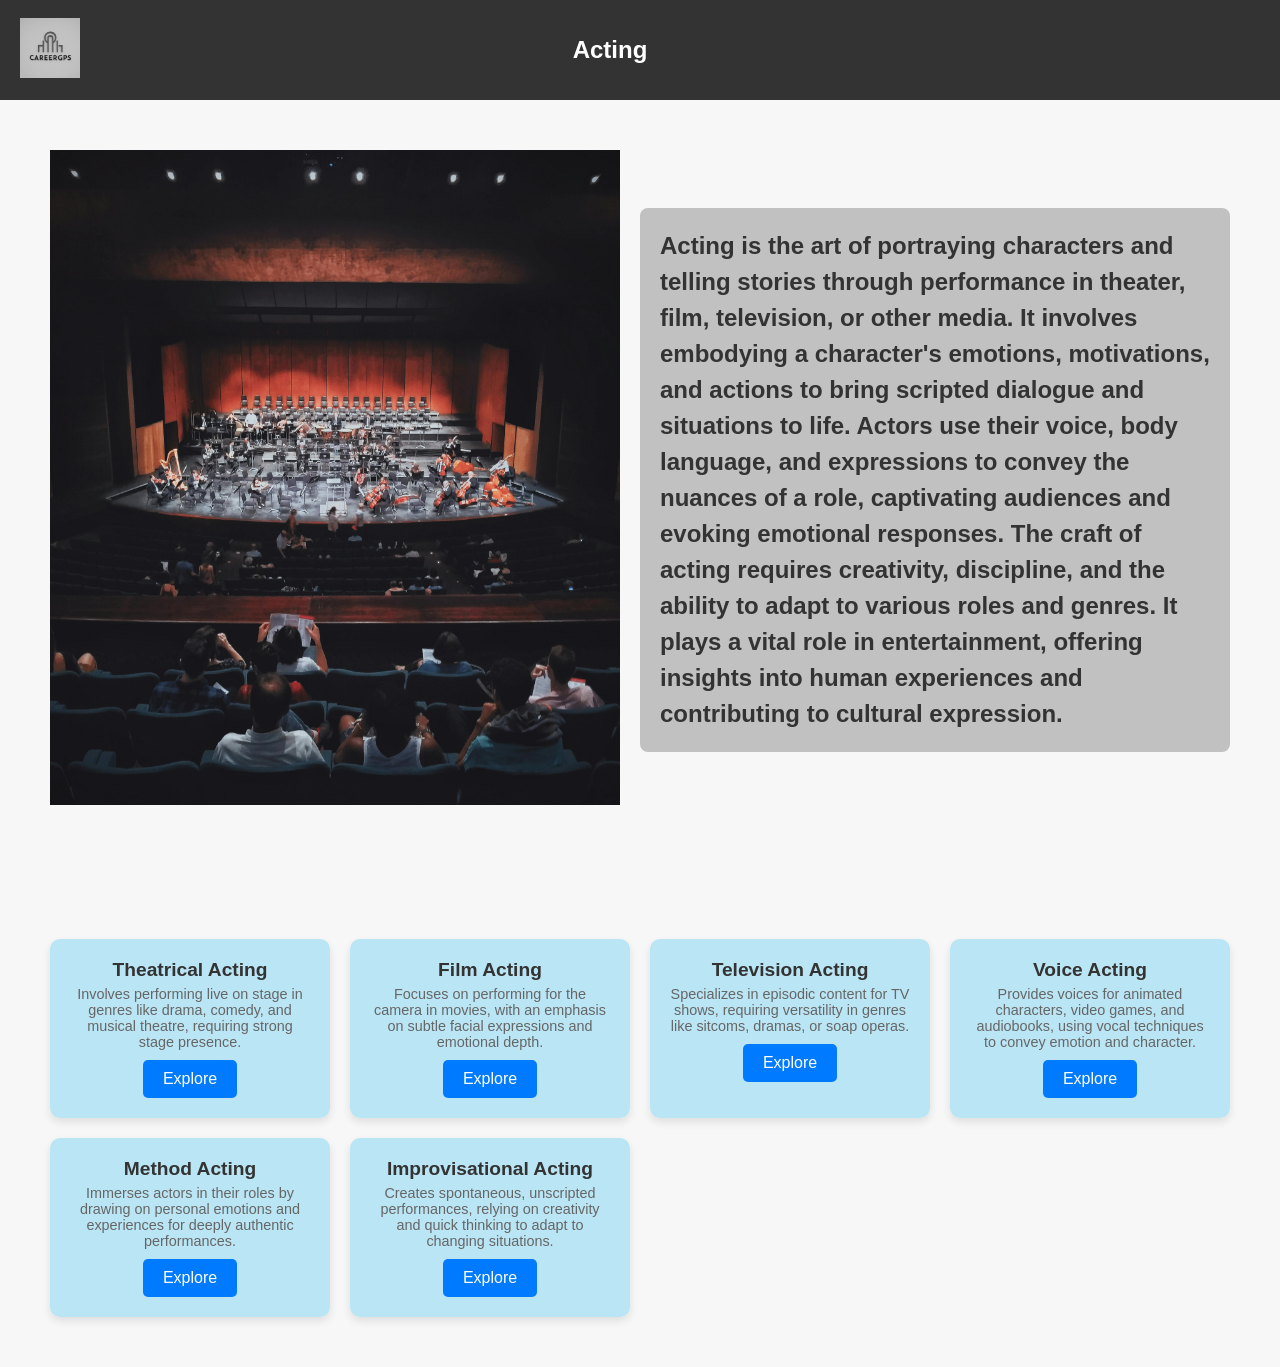
<file: Act-h.html>
<!DOCTYPE html>
<html lang="en">
<head>
  <meta charset="UTF-8">
  <meta name="viewport" content="width=device-width, initial-scale=1.0">
  <title>Acting Home page</title>
  <link rel="stylesheet" href="Eng-h.css">
</head>
<body>
  <header>
    <div class="logo-container">
      <a href="home.html">
      <img src="logo.jpeg" alt="Framer Logo" class="logo">
    </a>
    </div>
    <h1>Acting</h1>
    <div class="spacer"></div>
  </header>

  <main>
    <section class="intro">
      <div class="intro-content">
        <div class="intro-image">
          <img src="acting.jpg" alt="Introduction Image">
        </div>
        <div class="intro-text">
          <p>Acting is the art of portraying characters and telling stories through performance in theater, film, television, or other media. It involves embodying a character's emotions, motivations, and actions to bring scripted dialogue and situations to life. Actors use their voice, body language, and expressions to convey the nuances of a role, captivating audiences and evoking emotional responses. The craft of acting requires creativity, discipline, and the ability to adapt to various roles and genres. It plays a vital role in entertainment, offering insights into human experiences and contributing to cultural expression.</p>
        </div>
      </div>
    </section>

    <section class="testimonials">
      <div class="testimonial-card">
        <h3>Theatrical Acting</h3>
        <p></p>
        <p>Involves performing live on stage in genres like drama, comedy, and musical theatre, requiring strong stage presence.</p>
        <a href="engineering.html" class="explore-button">Explore</a>
      </div>
      <div class="testimonial-card">
        <h3>Film Acting</h3>
        <p></p>
        <p>Focuses on performing for the camera in movies, with an emphasis on subtle facial expressions and emotional depth.</p>
        <a href="engineering.html" class="explore-button">Explore</a>
      </div>
      <div class="testimonial-card">
        <h3>Television Acting</h3>
        <p></p>
        <p>Specializes in episodic content for TV shows, requiring versatility in genres like sitcoms, dramas, or soap operas.</p>
        <a href="engineering.html" class="explore-button">Explore</a>
      </div>
      <div class="testimonial-card">
        <h3>Voice Acting</h3>
        <p></p>
        <p>Provides voices for animated characters, video games, and audiobooks, using vocal techniques to convey emotion and character.</p>
        <a href="engineering.html" class="explore-button">Explore</a>
      </div>
      <div class="testimonial-card">
        <h3>Method Acting</h3>
        <p></p>
        <p> Immerses actors in their roles by drawing on personal emotions and experiences for deeply authentic performances.</p>
        <a href="engineering.html" class="explore-button">Explore</a>
      </div>
      <div class="testimonial-card">
        <h3>Improvisational Acting</h3>
        <p></p>
        <p>Creates spontaneous, unscripted performances, relying on creativity and quick thinking to adapt to changing situations.</p>
        <a href="engineering.html" class="explore-button">Explore</a>
      </div>
    </section>
  </main>
</body>
</html>
</file>
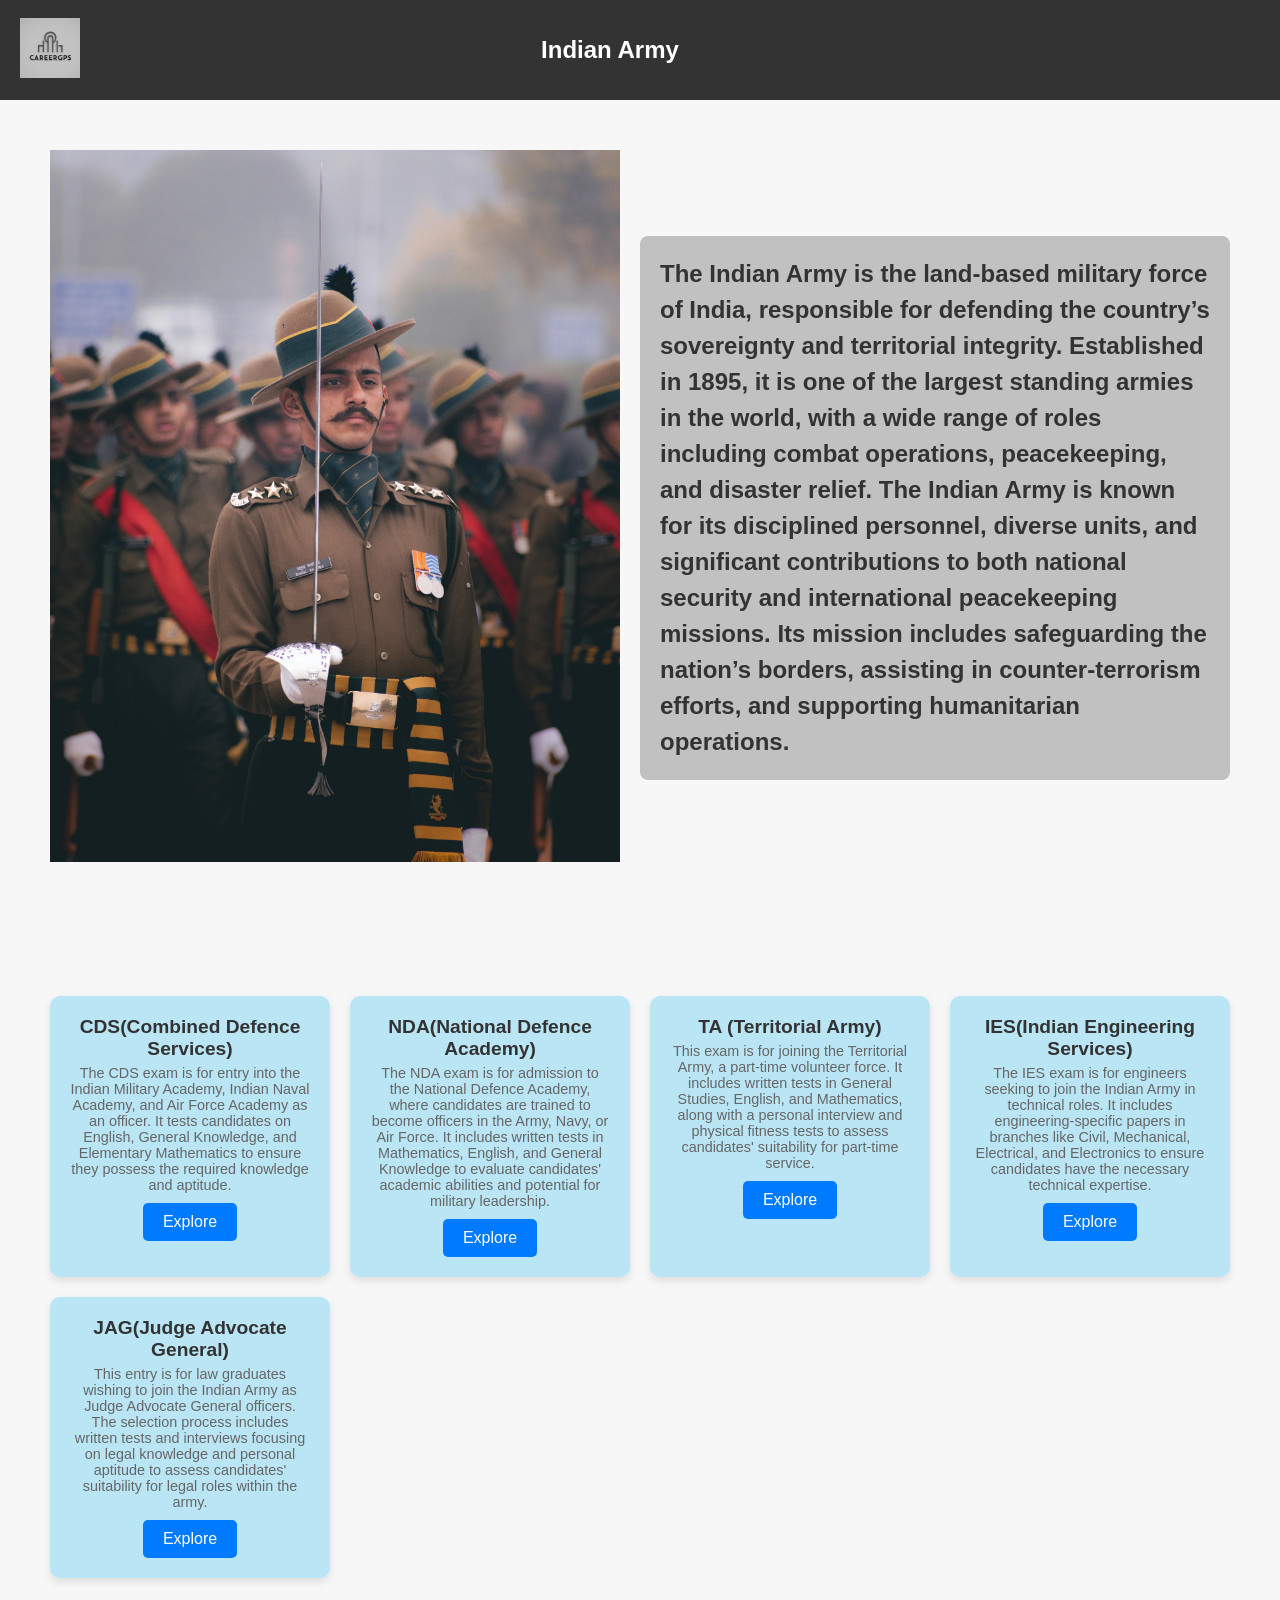
<file: Army-h.html>
<!DOCTYPE html>
<html lang="en">
<head>
  <meta charset="UTF-8">
  <meta name="viewport" content="width=device-width, initial-scale=1.0">
  <title>Army Home Page</title>
  <link rel="stylesheet" href="Eng-h.css">
</head>
<body>
  <header>
    <div class="logo-container">
      <a href="home.html">
      <img src="logo.jpeg" alt="Framer Logo" class="logo">
    </a>
    </div>
    <h1>Indian Army</h1>
    <div class="spacer"></div>
  </header>

  <main>
    <section class="intro">
      <div class="intro-content">
        <div class="intro-image">
          <img src="army.jpg" alt="Introduction Image">
        </div>
        <div class="intro-text">
          <p>The Indian Army is the land-based military force of India, responsible for defending the country’s sovereignty and territorial integrity. Established in 1895, it is one of the largest standing armies in the world, with a wide range of roles including combat operations, peacekeeping, and disaster relief. The Indian Army is known for its disciplined personnel, diverse units, and significant contributions to both national security and international peacekeeping missions. Its mission includes safeguarding the nation’s borders, assisting in counter-terrorism efforts, and supporting humanitarian operations.          </p>
        </div>
      </div>
    </section>

    <section class="testimonials">
      <div class="testimonial-card">
        <h3>CDS(Combined Defence Services)</h3>
        <p></p>
        <p>The CDS exam is for entry into the Indian Military Academy, Indian Naval Academy, and Air Force Academy as an officer. It tests candidates on English, General Knowledge, and Elementary Mathematics to ensure they possess the required knowledge and aptitude. </p>
        <a href="engineering.html" class="explore-button">Explore</a>
      </div>
      <div class="testimonial-card">
        <h3>NDA(National Defence Academy)</h3>
        <p></p>
        <p>The NDA exam is for admission to the National Defence Academy, where candidates are trained to become officers in the Army, Navy, or Air Force. It includes written tests in Mathematics, English, and General Knowledge to evaluate candidates' academic abilities and potential for military leadership. </p>
        <a href="engineering.html" class="explore-button">Explore</a>
      </div>
      <div class="testimonial-card">
        <h3>TA (Territorial Army)</h3>
        <p></p>
        <p>This exam is for joining the Territorial Army, a part-time volunteer force. It includes written tests in General Studies, English, and Mathematics, along with a personal interview and physical fitness tests to assess candidates' suitability for part-time service.</p>
        <a href="engineering.html" class="explore-button">Explore</a>
      </div>
      <div class="testimonial-card">
        <h3>IES(Indian Engineering Services)</h3>
        <p></p>
        <p>The IES exam is for engineers seeking to join the Indian Army in technical roles. It includes engineering-specific papers in branches like Civil, Mechanical, Electrical, and Electronics to ensure candidates have the necessary technical expertise. </p>
        <a href="engineering.html" class="explore-button">Explore</a>
      </div>
      <div class="testimonial-card">
        <h3>JAG(Judge Advocate General)</h3>
        <p></p>
        <p>This entry is for law graduates wishing to join the Indian Army as Judge Advocate General officers. The selection process includes written tests and interviews focusing on legal knowledge and personal aptitude to assess candidates' suitability for legal roles within the army. </p>
        <a href="engineering.html" class="explore-button">Explore</a>
      </div>
      <!-- Repeat testimonial-card divs as needed -->
    </section>
  </main>
</body>
</html>
</file>
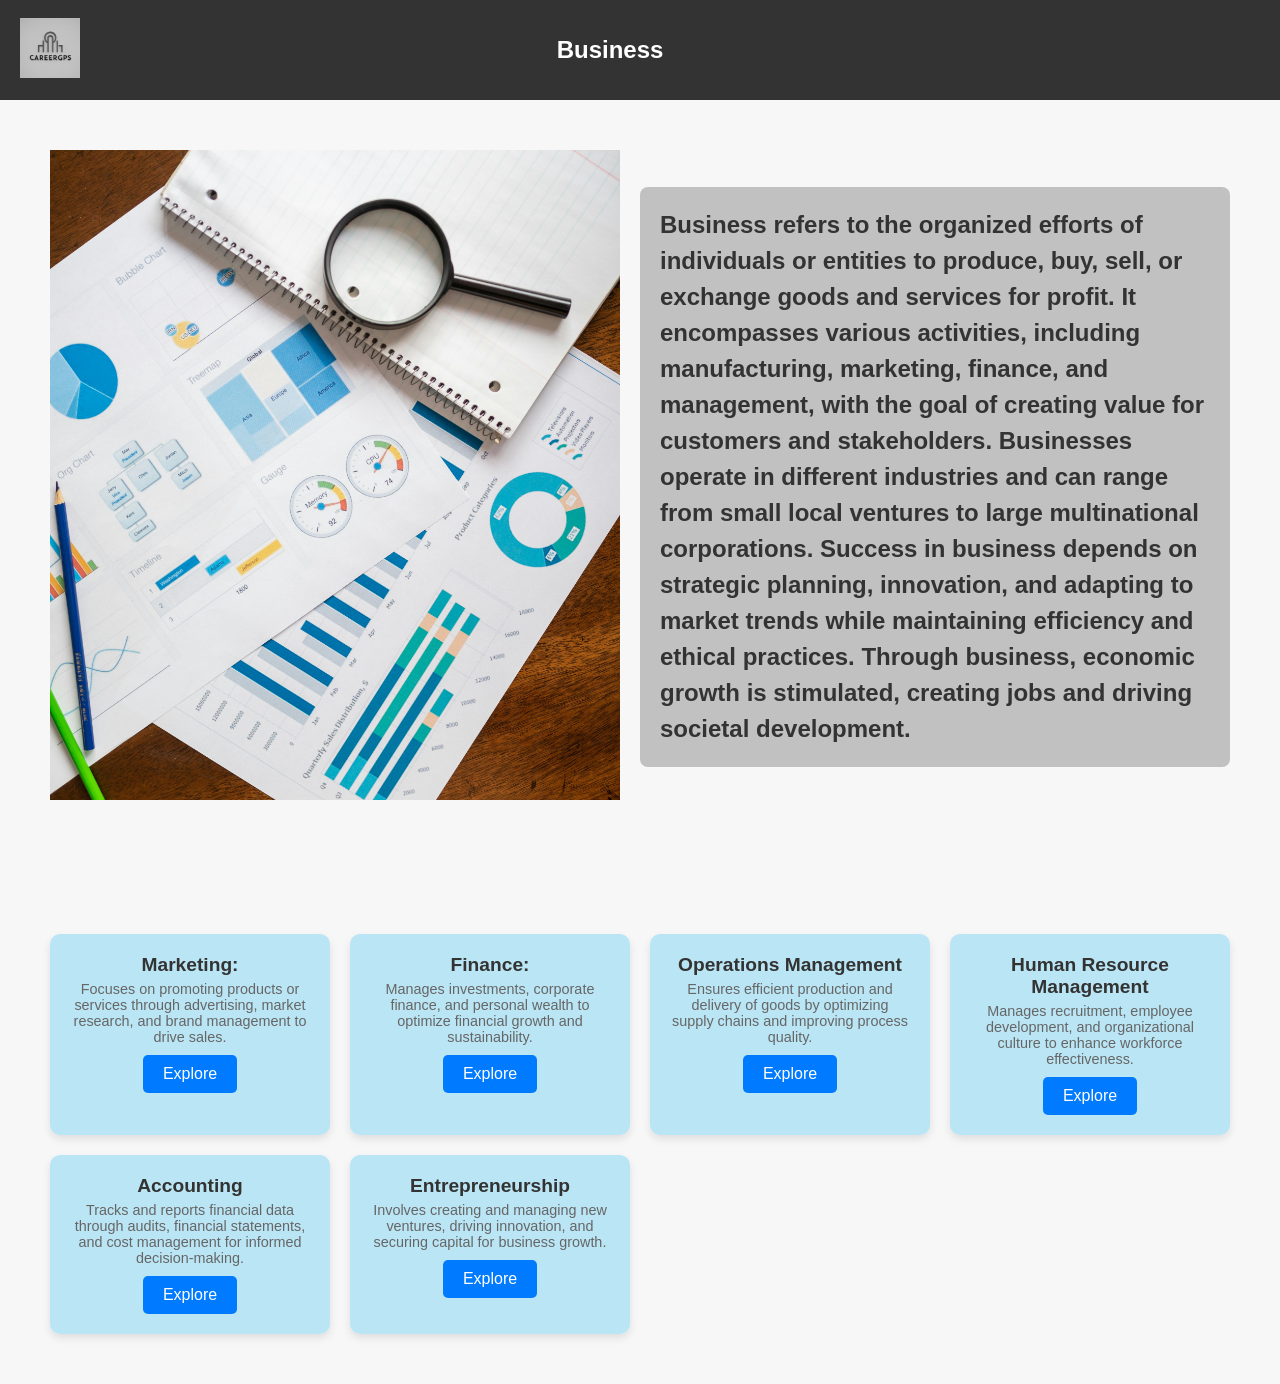
<file: Bus-h.html>
<!DOCTYPE html>
<html lang="en">
<head>
  <meta charset="UTF-8">
  <meta name="viewport" content="width=device-width, initial-scale=1.0">
  <title>Business Home Page</title>
  <link rel="stylesheet" href="Eng-h.css">
</head>
<body>
  <header>
    <div class="logo-container">
      <a href="home.html">
      <img src="logo.jpeg" alt="Framer Logo" class="logo">
      </a>
    </div>
    <h1>Business</h1>
    <div class="spacer"></div>
  </header>

  <main>
    <section class="intro">
      <div class="intro-content">
        <div class="intro-image">
          <img src="bus.jpg" alt="Introduction Image">
        </div>
        <div class="intro-text">
          <p>Business refers to the organized efforts of individuals or entities to produce, buy, sell, or exchange goods and services for profit. It encompasses various activities, including manufacturing, marketing, finance, and management, with the goal of creating value for customers and stakeholders. Businesses operate in different industries and can range from small local ventures to large multinational corporations. Success in business depends on strategic planning, innovation, and adapting to market trends while maintaining efficiency and ethical practices. Through business, economic growth is stimulated, creating jobs and driving societal development.</p>
        </div>
      </div>
    </section>

    <section class="testimonials">
      <div class="testimonial-card">
        <h3>Marketing:</h3>
        <p></p>
        <p>Focuses on promoting products or services through advertising, market research, and brand management to drive sales.</p>
        <a href="engineering.html" class="explore-button">Explore</a>
      </div>
      <div class="testimonial-card">
        <h3>Finance:</h3>
        <p></p>
        <p>Manages investments, corporate finance, and personal wealth to optimize financial growth and sustainability.</p>
        <a href="engineering.html" class="explore-button">Explore</a>
      </div>
      <div class="testimonial-card">
        <h3>Operations Management</h3>
        <p></p>
        <p>Ensures efficient production and delivery of goods by optimizing supply chains and improving process quality.</p>
        <a href="engineering.html" class="explore-button">Explore</a>
      </div>
      <div class="testimonial-card">
        <h3>Human Resource Management</h3>
        <p></p>
        <p>Manages recruitment, employee development, and organizational culture to enhance workforce effectiveness.</p>
        <a href="engineering.html" class="explore-button">Explore</a>
      </div>
      <div class="testimonial-card">
        <h3>Accounting</h3>
        <p></p>
        <p>Tracks and reports financial data through audits, financial statements, and cost management for informed decision-making. </p>
        <a href="engineering.html" class="explore-button">Explore</a>
      </div>
      <div class="testimonial-card">
        <h3>Entrepreneurship</h3>
        <p></p>
        <p>Involves creating and managing new ventures, driving innovation, and securing capital for business growth.</p>
        <a href="engineering.html" class="explore-button">Explore</a>
      </div>
      <!-- Repeat testimonial-card divs as needed -->
    </section>
  </main>
</body>
</html>
</file>
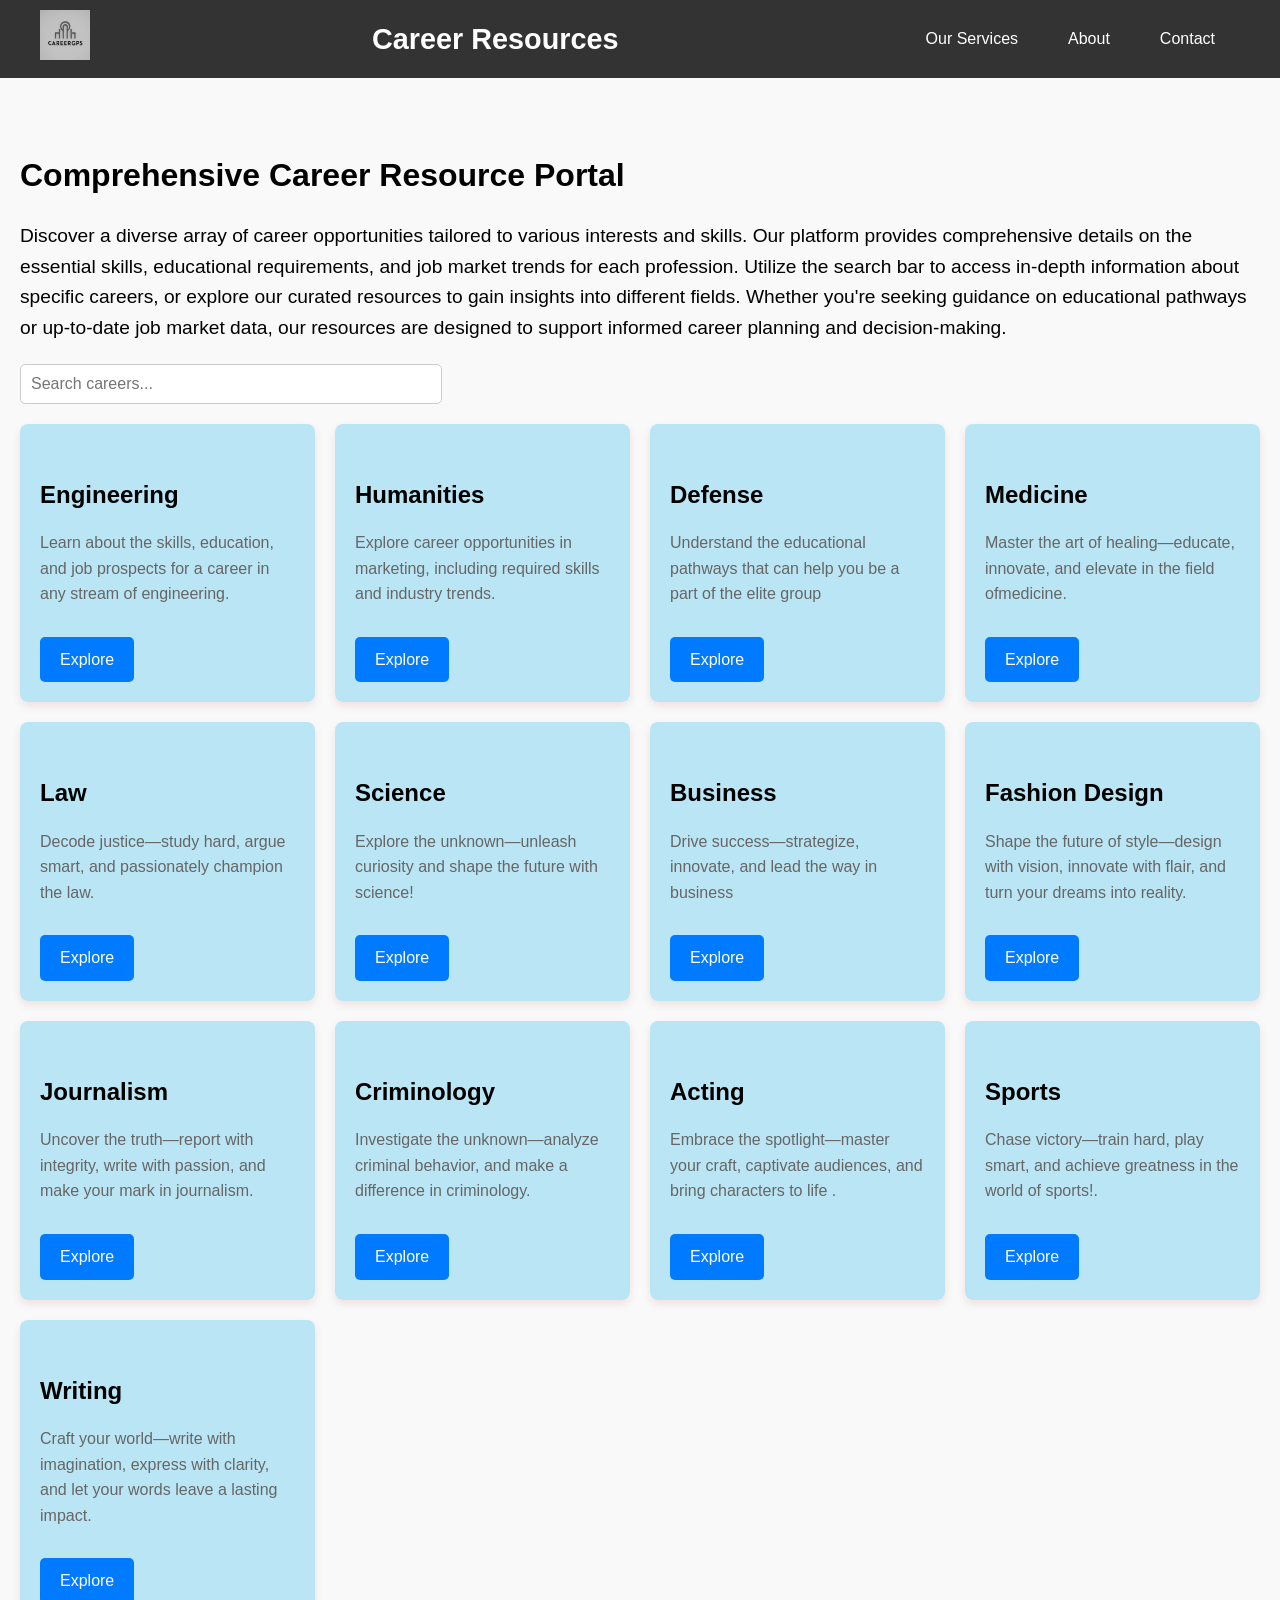
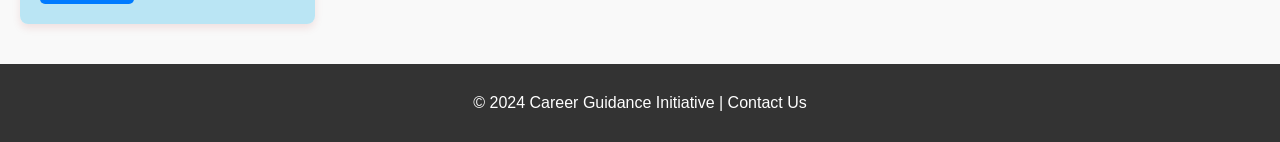
<file: career-resources.html>
<!DOCTYPE html>
<html lang="en">
<head>
    <meta charset="UTF-8">
    <meta name="viewport" content="width=device-width, initial-scale=1.0">
    <title>Comprehensive Career Resource Portal</title>
    <link rel="stylesheet" href="career-resources.css">
</head>
<body>
    <header>
        <div class="header-container">
            <a href="home.html">
                <img src="logo.jpeg" alt="Career Resources Logo" class="logo">
              </a>
            
            <h1 class="header-title">Career Resources</h1>
            <nav>
                <ul class="nav-menu">
                    <li class="dropdown">
                        <a href="#features">Our Services</a>
                        <ul class="dropdown-menu">
                            <li><a href="career-resources.html">Career Resources</a></li>
                            <li><a href="career-mentorship.html">Career Counselling Programme</a></li>
                            <li><a href="#feature3">Scholarships</a></li>
                            <li><a href="#feature4">Alumni Connect</a></li>
                            <li><a href="#feature5">Faculty Connect</a></li>
                            <li><a href="#feature6">Current Student Connect</a></li>
                        </ul>
                    </li>
                    <li><a href="#about">About</a></li>
                    <li class="dropdown">
                        <a href="#contact">Contact</a>
                        <ul class="dropdown-menu">
                            <li><a href="#linkedin"><img src="lin.png" alt="LinkedIn" class="dropdown-icon"> LinkedIn</a></li>
                            <li><a href="#facebook"><img src="fb.png" alt="Facebook" class="dropdown-icon"> Facebook</a></li>
                            <li><a href="#twitter"><img src="twitter.png" alt="Twitter" class="dropdown-icon"> Twitter</a></li>
                            <li><a href="#instagram"><img src="insta.png" alt="Instagram" class="dropdown-icon"> Instagram</a></li>
                        </ul>
                    </li>
                </ul>
            </nav>
        </div>
    </header>

    <main>
        <section id="resources" class="resources-section">
            <h3>Comprehensive Career Resource Portal</h3>
            <p>Discover a diverse array of career opportunities tailored to various interests and skills. Our platform provides comprehensive details on the essential skills, educational requirements, and job market trends for each profession. Utilize the search bar to access in-depth information about specific careers, or explore our curated resources to gain insights into different fields. Whether you're seeking guidance on educational pathways or up-to-date job market data, our resources are designed to support informed career planning and decision-making.</p>
            <input type="text" id="resourceSearchInput" placeholder="Search careers..." onkeyup="searchResources()">
            <div class="resource-grid">
                <div class="resource-card" data-title=" Engineering">
                    <h4>Engineering</h4>
                    <p>Learn about the skills, education, and job prospects for a career in any stream of engineering.</p>
                    <a href="Eng-h.html" class="explore-button">Explore</a>
                </div>
                <div class="resource-card" data-title="Humanities">
                    <h4>Humanities</h4>
                    <p>Explore career opportunities in marketing, including required skills and industry trends.</p>
                    <a href="Hum-h.html" class="explore-button">Explore</a>
                </div>
                <div class="resource-card" data-title="Army">
                    <h4>Defense</h4>
                    <p>Understand the educational pathways that can help you be a part of the elite group</p>
                    <a href="Army-h.html" class="explore-button">Explore</a>
                </div>
                <div class="resource-card" data-title="Medicine">
                    <h4>Medicine</h4>
                    <p>Master the art of healing—educate, innovate, and elevate in the field ofmedicine.</p>
<a href="Med-h.html" class="explore-button">Explore</a>
                </div>
                <div class="resource-card" data-title="Law">
                    <h4>Law</h4>
                    <p>Decode justice—study hard, argue smart, and passionately champion the law.</p>
<a href="Law-h.html" class="explore-button">Explore</a>
                </div>
                <div class="resource-card" data-title="Science">
                    <h4>Science</h4>
                    <p>Explore the unknown—unleash curiosity and shape the future with science!</p>
<a href="Sci-h.html" class="explore-button">Explore</a>
                </div>
                <div class="resource-card" data-title="Business">
                    <h4>Business</h4>
                    <p>Drive success—strategize, innovate, and lead the way in business</p>
                    <a href="Bus-h.html" class="explore-button">Explore</a>
                </div>
                <div class="resource-card" data-title="Fashion Design">
                    <h4>Fashion Design</h4>
                    <p>Shape the future of style—design with vision, innovate with flair, and turn your dreams into reality.</p>
                    <a href="Fas-h.html" class="explore-button">Explore</a>
                </div>
                <div class="resource-card" data-title="Journalism">
                    <h4>Journalism</h4>
                    <p>Uncover the truth—report with integrity, write with passion, and make your mark in journalism.</p>
<a href="jour-h.html" class="explore-button">Explore</a>
                </div>
                <div class="resource-card" data-title="Criminology">
                    <h4>Criminology</h4>
                    <p>Investigate the unknown—analyze criminal behavior, and make a difference in criminology.</p>
<a href="Crim-h.html" class="explore-button">Explore</a>
                </div>
                <div class="resource-card" data-title="Acting">
                    <h4>Acting</h4>
                    <p>Embrace the spotlight—master your craft, captivate audiences, and bring characters to life .</p>
<a href="Act-h.html" class="explore-button">Explore</a>
                </div>
                <div class="resource-card" data-title="Sports">
                    <h4>Sports</h4>
                    <p>Chase victory—train hard, play smart, and achieve greatness in the world of sports!.</p>
<a href="Spo-h.html" class="explore-button">Explore</a>
                </div>
                <div class="resource-card" data-title="Writing">
                    <h4>Writing</h4>
                    <p>Craft your world—write with imagination, express with clarity, and let your words leave a lasting impact.</p>
                    <a href="Wri-h.html" class="explore-button">Explore</a>
                </div>
                
            </div>
        </section>
    </main>

    <footer>
        <p>&copy; 2024 Career Guidance Initiative | <a href="#contact">Contact Us</a></p>
    </footer>

    <script src="career-resources.js"></script>
</body>
</html>
</file>
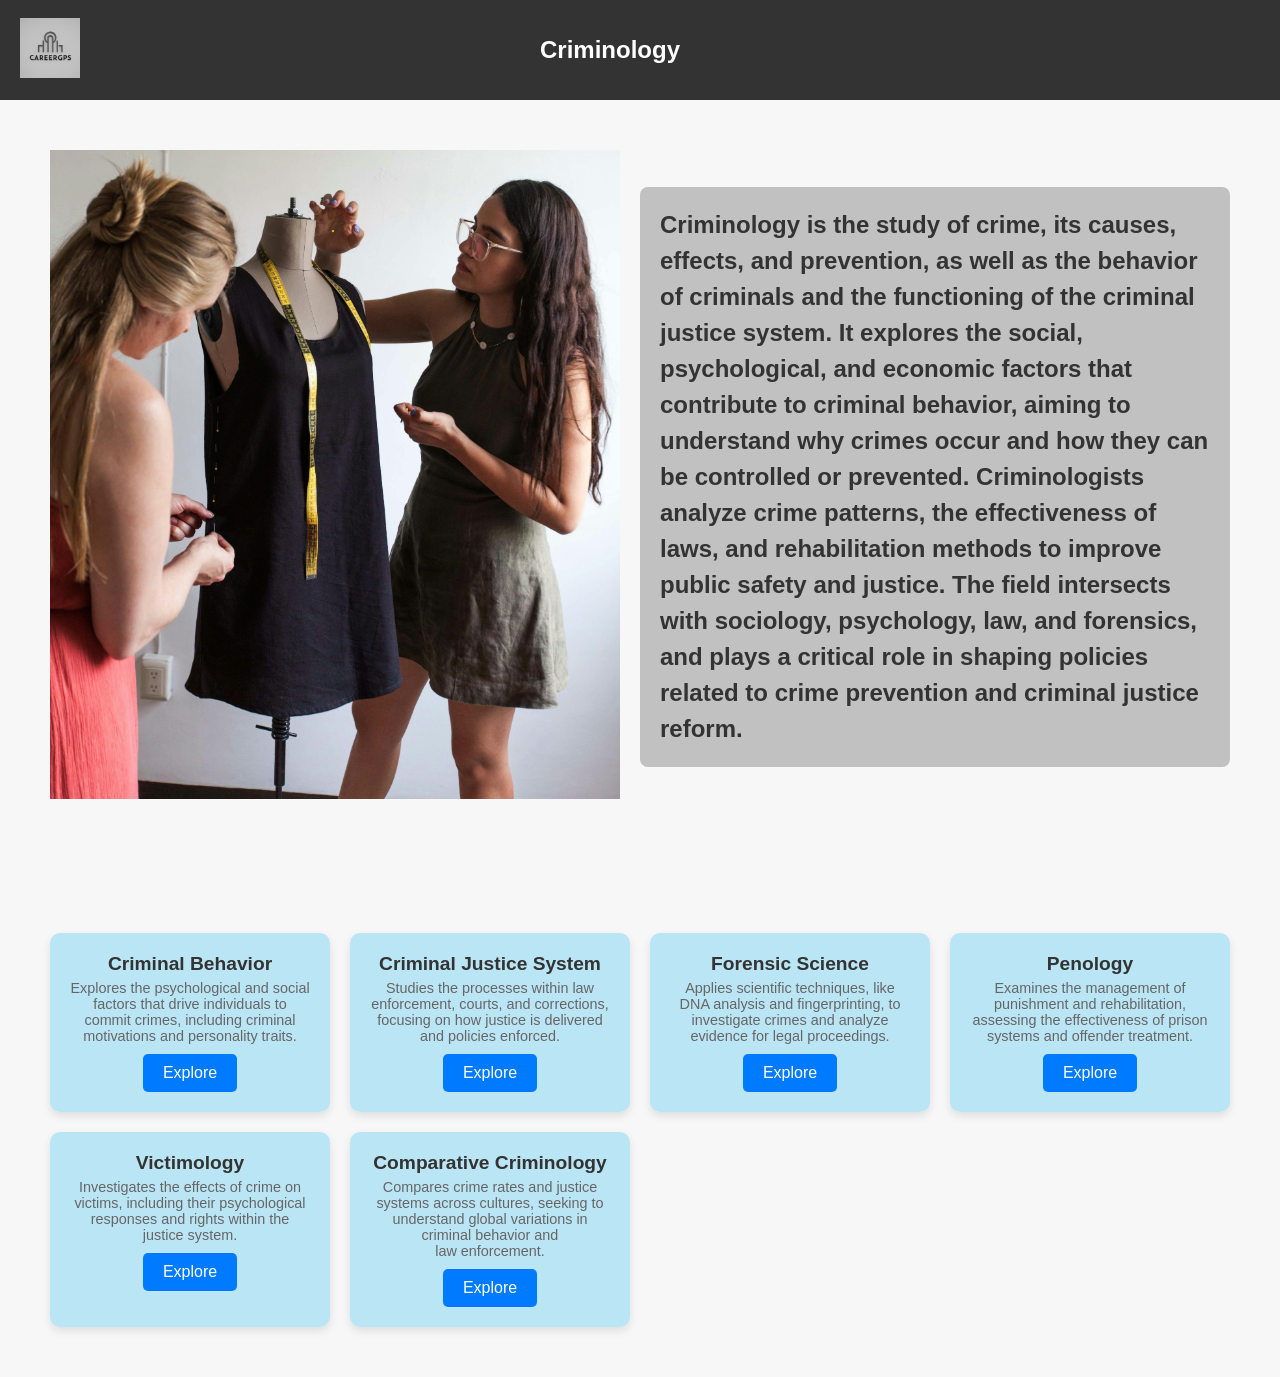
<file: Crim-h.html>
<!DOCTYPE html>
<html lang="en">
<head>
  <meta charset="UTF-8">
  <meta name="viewport" content="width=device-width, initial-scale=1.0">
  <title>Criminology Home Page</title>
  <link rel="stylesheet" href="Eng-h.css">
</head>
<body>
  <header>
    <div class="logo-container">
      <a href="home.html">
      <img src="logo.jpeg" alt="Framer Logo" class="logo">
      </a>
    </div>
    <h1>Criminology</h1>
    <div class="spacer"></div>
  </header>

  <main>
    <section class="intro">
      <div class="intro-content">
        <div class="intro-image">
          <img src="fas.jpg" alt="Introduction Image">
        </div>
        <div class="intro-text">
          <p>Criminology is the study of crime, its causes, effects, and prevention, as well as the behavior of criminals and the functioning of the criminal justice system. It explores the social, psychological, and economic factors that contribute to criminal behavior, aiming to understand why crimes occur and how they can be controlled or prevented. Criminologists analyze crime patterns, the effectiveness of laws, and rehabilitation methods to improve public safety and justice. The field intersects with sociology, psychology, law, and forensics, and plays a critical role in shaping policies related to crime prevention and criminal justice reform.</p>
        </div>
      </div>
    </section>

    <section class="testimonials">
      <div class="testimonial-card">
        <h3>Criminal Behavior</h3>
        <p></p>
        <p>Explores the psychological and social factors that drive individuals to commit crimes, including criminal motivations and personality traits.</p>
        <a href="engineering.html" class="explore-button">Explore</a>
      </div>
      <div class="testimonial-card">
        <h3>Criminal Justice System</h3>
        <p></p>
        <p>Studies the processes within law enforcement, courts, and corrections, focusing on how justice is delivered and policies enforced.</p>
        <a href="engineering.html" class="explore-button">Explore</a>
      </div>
      <div class="testimonial-card">
        <h3>Forensic Science</h3>
        <p></p>
        <p>Applies scientific techniques, like DNA analysis and fingerprinting, to investigate crimes and analyze evidence for legal proceedings.</p>
        <a href="engineering.html" class="explore-button">Explore</a>
      </div>
      <div class="testimonial-card">
        <h3>Penology</h3>
        <p></p>
        <p> Examines the management of punishment and rehabilitation, assessing the effectiveness of prison systems and offender treatment.</p>
        <a href="engineering.html" class="explore-button">Explore</a>
      </div>
      <div class="testimonial-card">
        <h3>Victimology</h3>
        <p></p>
        <p> Investigates the effects of crime on victims, including their psychological responses and rights within the justice system.</p>
        <a href="engineering.html" class="explore-button">Explore</a>
      </div>
      <div class="testimonial-card">
        <h3>Comparative Criminology</h3>
        <p></p>
        <p>Compares crime rates and justice systems across cultures, seeking to understand global variations in criminal behavior and law enforcement. </p>
        <a href="engineering.html" class="explore-button">Explore</a>
      </div>
    </section>
  </main>
</body>
</html>
</file>
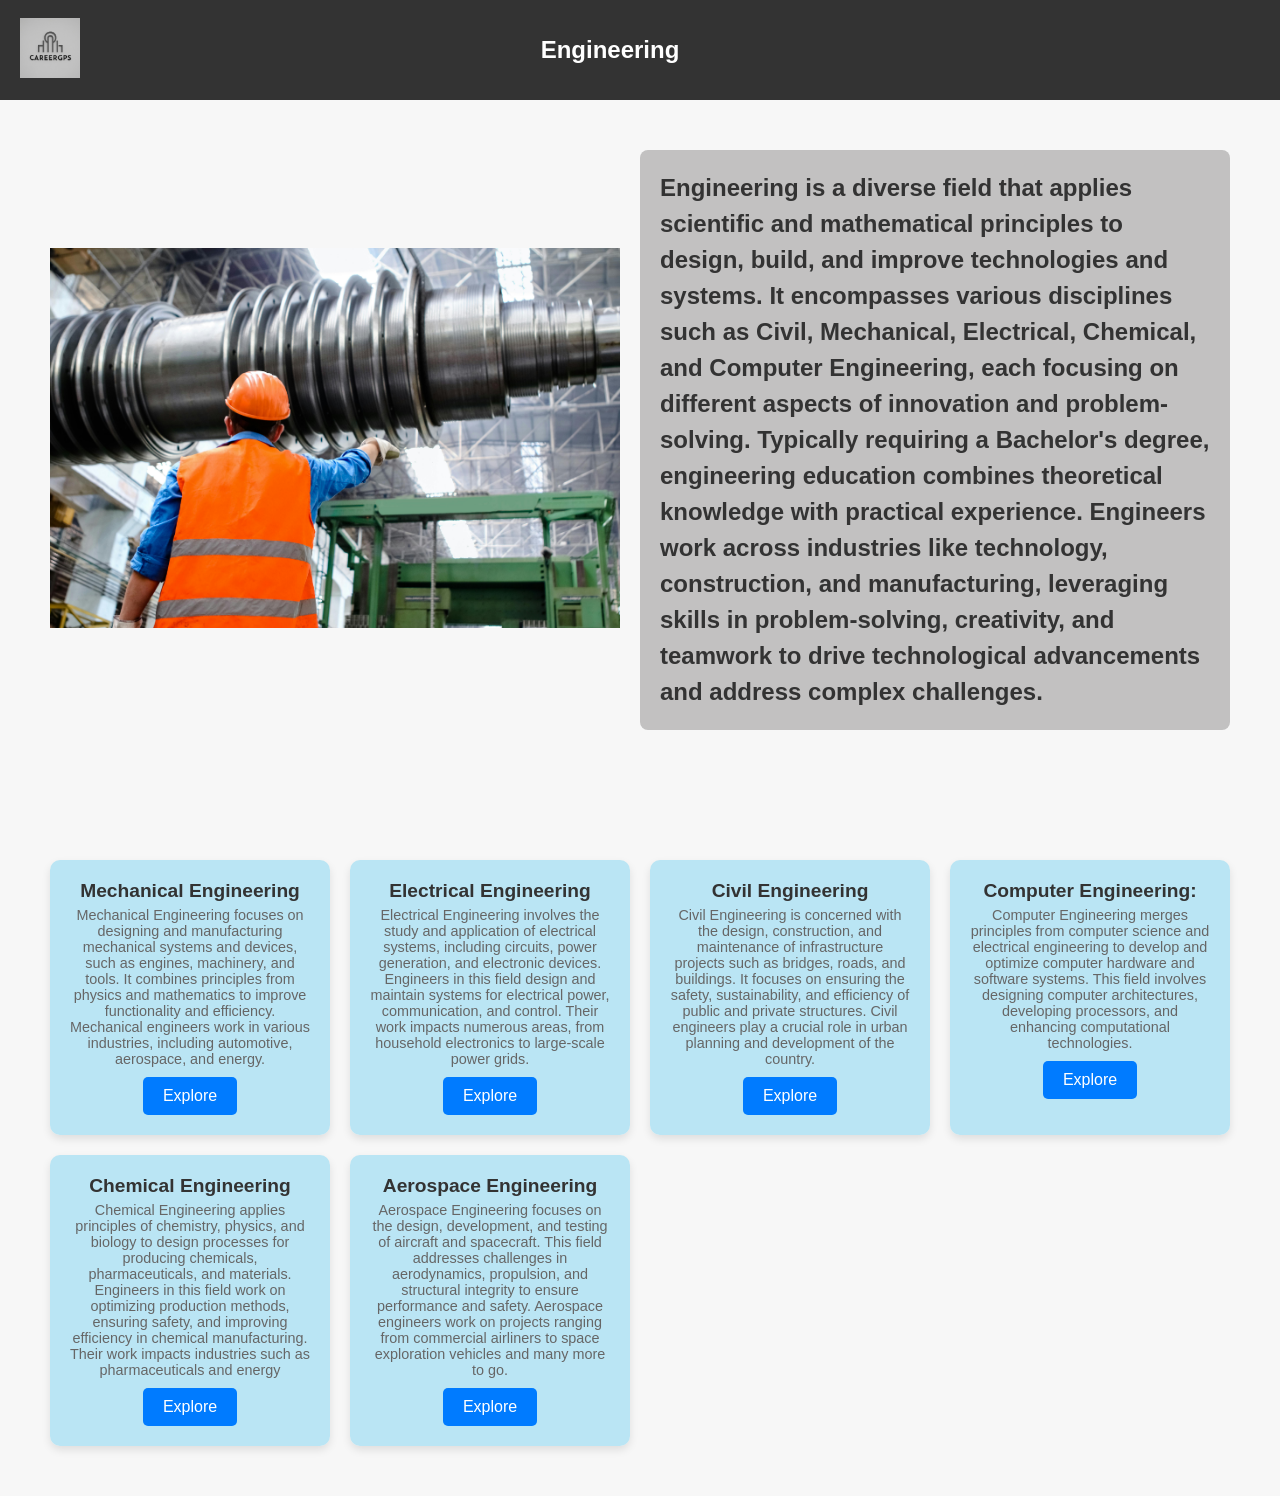
<file: Eng-h.html>
<!DOCTYPE html>
<html lang="en">
<head>
  <meta charset="UTF-8">
  <meta name="viewport" content="width=device-width, initial-scale=1.0">
  <title>Framer Testimonial Page</title>
  <link rel="stylesheet" href="Eng-h.css">
</head>
<body>
  <header>
    <div class="logo-container">
      <a href="home.html">
      <img src="logo.jpeg" alt="Framer Logo" class="logo">
      </a>
    </div>
    <h1>Engineering</h1>
    <div class="spacer"></div>
  </header>

  <main>
    <section class="intro">
      <div class="intro-content">
        <div class="intro-image">
          <img src="eng.jpg" alt="Introduction Image">
        </div>
        <div class="intro-text">
          <p>Engineering is a diverse field that applies scientific and mathematical principles to design, build, and improve technologies and systems. It encompasses various disciplines such as Civil, Mechanical, Electrical, Chemical, and Computer Engineering, each focusing on different aspects of innovation and problem-solving. Typically requiring a Bachelor's degree, engineering education combines theoretical knowledge with practical experience. Engineers work across industries like technology, construction, and manufacturing, leveraging skills in problem-solving, creativity, and teamwork to drive technological advancements and address complex challenges.</p>
        </div>
      </div>
    </section>

    <section class="testimonials">
      <div class="testimonial-card">
        <h3>Mechanical Engineering</h3>
        <p></p>
        <p>Mechanical Engineering focuses on designing and manufacturing mechanical systems and devices, such as engines, machinery, and tools. It combines principles from physics and mathematics to improve functionality and efficiency. Mechanical engineers work in various industries, including automotive, aerospace, and energy.</p>
        <a href="engineering.html" class="explore-button">Explore</a>
      </div>
      <div class="testimonial-card">
        <h3>Electrical Engineering</h3>
        <p></p>
        <p>Electrical Engineering involves the study and application of electrical systems, including circuits, power generation, and electronic devices. Engineers in this field design and maintain systems for electrical power, communication, and control. Their work impacts numerous areas, from household electronics to large-scale power grids.</p>
        <a href="engineering.html" class="explore-button">Explore</a>
      </div>
      <div class="testimonial-card">
        <h3>Civil Engineering</h3>
        <p></p>
        <p>Civil Engineering is concerned with the design, construction, and maintenance of infrastructure projects such as bridges, roads, and buildings. It focuses on ensuring the safety, sustainability, and efficiency of public and private structures. Civil engineers play a crucial role in urban planning and development of the country.</p>
        <a href="engineering.html" class="explore-button">Explore</a>
      </div>
      <div class="testimonial-card">
        <h3>Computer Engineering:</h3>
        <p></p>
        <p>Computer Engineering merges principles from computer science and electrical engineering to develop and optimize computer hardware and software systems. This field involves designing computer architectures, developing processors, and enhancing computational technologies. </p>
        <a href="engineering.html" class="explore-button">Explore</a>
      </div>
      <div class="testimonial-card">
        <h3>Chemical Engineering</h3>
        <p></p>
        <p>Chemical Engineering applies principles of chemistry, physics, and biology to design processes for producing chemicals, pharmaceuticals, and materials. Engineers in this field work on optimizing production methods, ensuring safety, and improving efficiency in chemical manufacturing. Their work impacts industries such as pharmaceuticals and energy</p>
        <a href="engineering.html" class="explore-button">Explore</a>
      </div>
      <div class="testimonial-card">
        <h3>Aerospace Engineering</h3>
        <p></p>
        <p>Aerospace Engineering focuses on the design, development, and testing of aircraft and spacecraft. This field addresses challenges in aerodynamics, propulsion, and structural integrity to ensure performance and safety. Aerospace engineers work on projects ranging from commercial airliners to space exploration vehicles and many more to go.</p>
        <a href="engineering.html" class="explore-button">Explore</a>
      </div>
      <!-- Repeat testimonial-card divs as needed -->
    </section>
  </main>
</body>
</html>
</file>
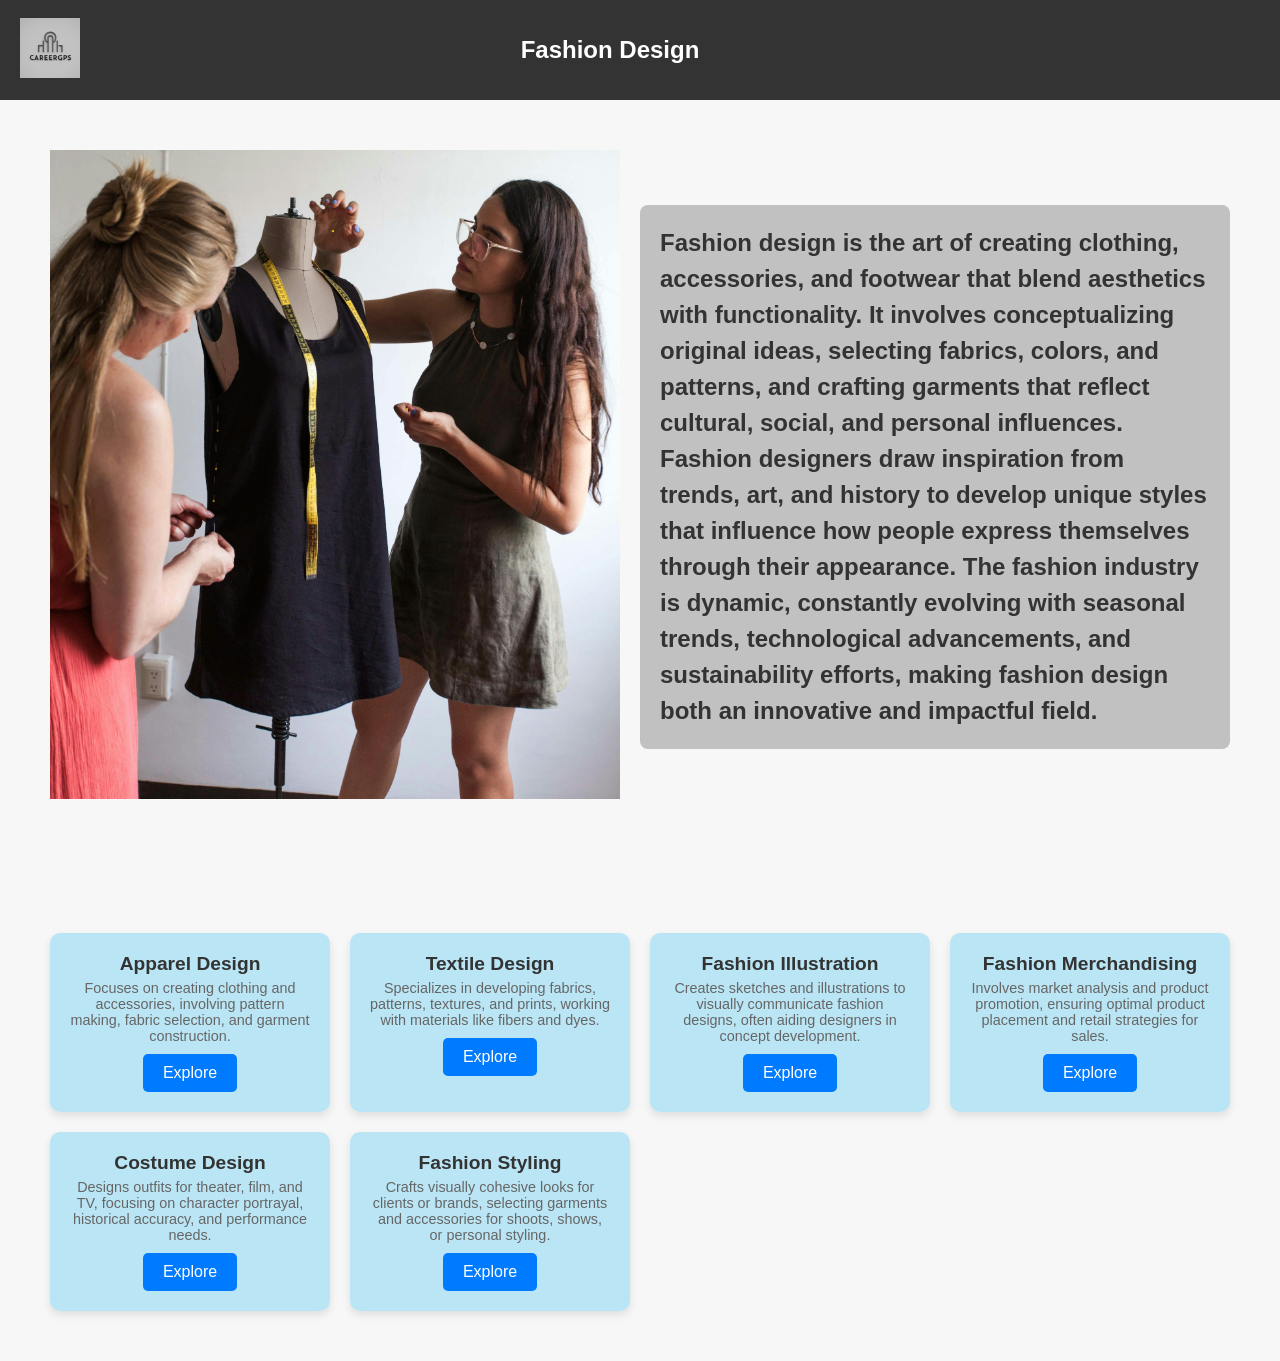
<file: Fas-h.html>
<!DOCTYPE html>
<html lang="en">
<head>
  <meta charset="UTF-8">
  <meta name="viewport" content="width=device-width, initial-scale=1.0">
  <title>Fashion Home Page</title>
  <link rel="stylesheet" href="Eng-h.css">
</head>
<body>
  <header>
    <div class="logo-container">
      <a href="home.html">
      <img src="logo.jpeg" alt="Framer Logo" class="logo">
      </a>
    </div>
    <h1>Fashion Design</h1>
    <div class="spacer"></div>
  </header>

  <main>
    <section class="intro">
      <div class="intro-content">
        <div class="intro-image">
          <img src="fas.jpg" alt="Introduction Image">
        </div>
        <div class="intro-text">
          <p>Fashion design is the art of creating clothing, accessories, and footwear that blend aesthetics with functionality. It involves conceptualizing original ideas, selecting fabrics, colors, and patterns, and crafting garments that reflect cultural, social, and personal influences. Fashion designers draw inspiration from trends, art, and history to develop unique styles that influence how people express themselves through their appearance. The fashion industry is dynamic, constantly evolving with seasonal trends, technological advancements, and sustainability efforts, making fashion design both an innovative and impactful field.</p>
        </div>
      </div>
    </section>

    <section class="testimonials">
      <div class="testimonial-card">
        <h3>Apparel Design</h3>
        <p></p>
        <p>Focuses on creating clothing and accessories, involving pattern making, fabric selection, and garment construction. </p>
        <a href="engineering.html" class="explore-button">Explore</a>
      </div>
      <div class="testimonial-card">
        <h3>Textile Design</h3>
        <p></p>
        <p> Specializes in developing fabrics, patterns, textures, and prints, working with materials like fibers and dyes.</p>
        <a href="engineering.html" class="explore-button">Explore</a>
      </div>
      <div class="testimonial-card">
        <h3>Fashion Illustration</h3>
        <p></p>
        <p>Creates sketches and illustrations to visually communicate fashion designs, often aiding designers in concept development.</p>
        <a href="engineering.html" class="explore-button">Explore</a>
      </div>
      <div class="testimonial-card">
        <h3>Fashion Merchandising</h3>
        <p></p>
        <p>Involves market analysis and product promotion, ensuring optimal product placement and retail strategies for sales. </p>
        <a href="engineering.html" class="explore-button">Explore</a>
      </div>
      <div class="testimonial-card">
        <h3>Costume Design</h3>
        <p></p>
        <p> Designs outfits for theater, film, and TV, focusing on character portrayal, historical accuracy, and performance needs. </p>
        <a href="engineering.html" class="explore-button">Explore</a>
      </div>
      <div class="testimonial-card">
        <h3>Fashion Styling</h3>
        <p></p>
        <p> Crafts visually cohesive looks for clients or brands, selecting garments and accessories for shoots, shows, or personal styling. </p>
        <a href="engineering.html" class="explore-button">Explore</a>
      </div>
    </section>
  </main>
</body>
</html>
</file>
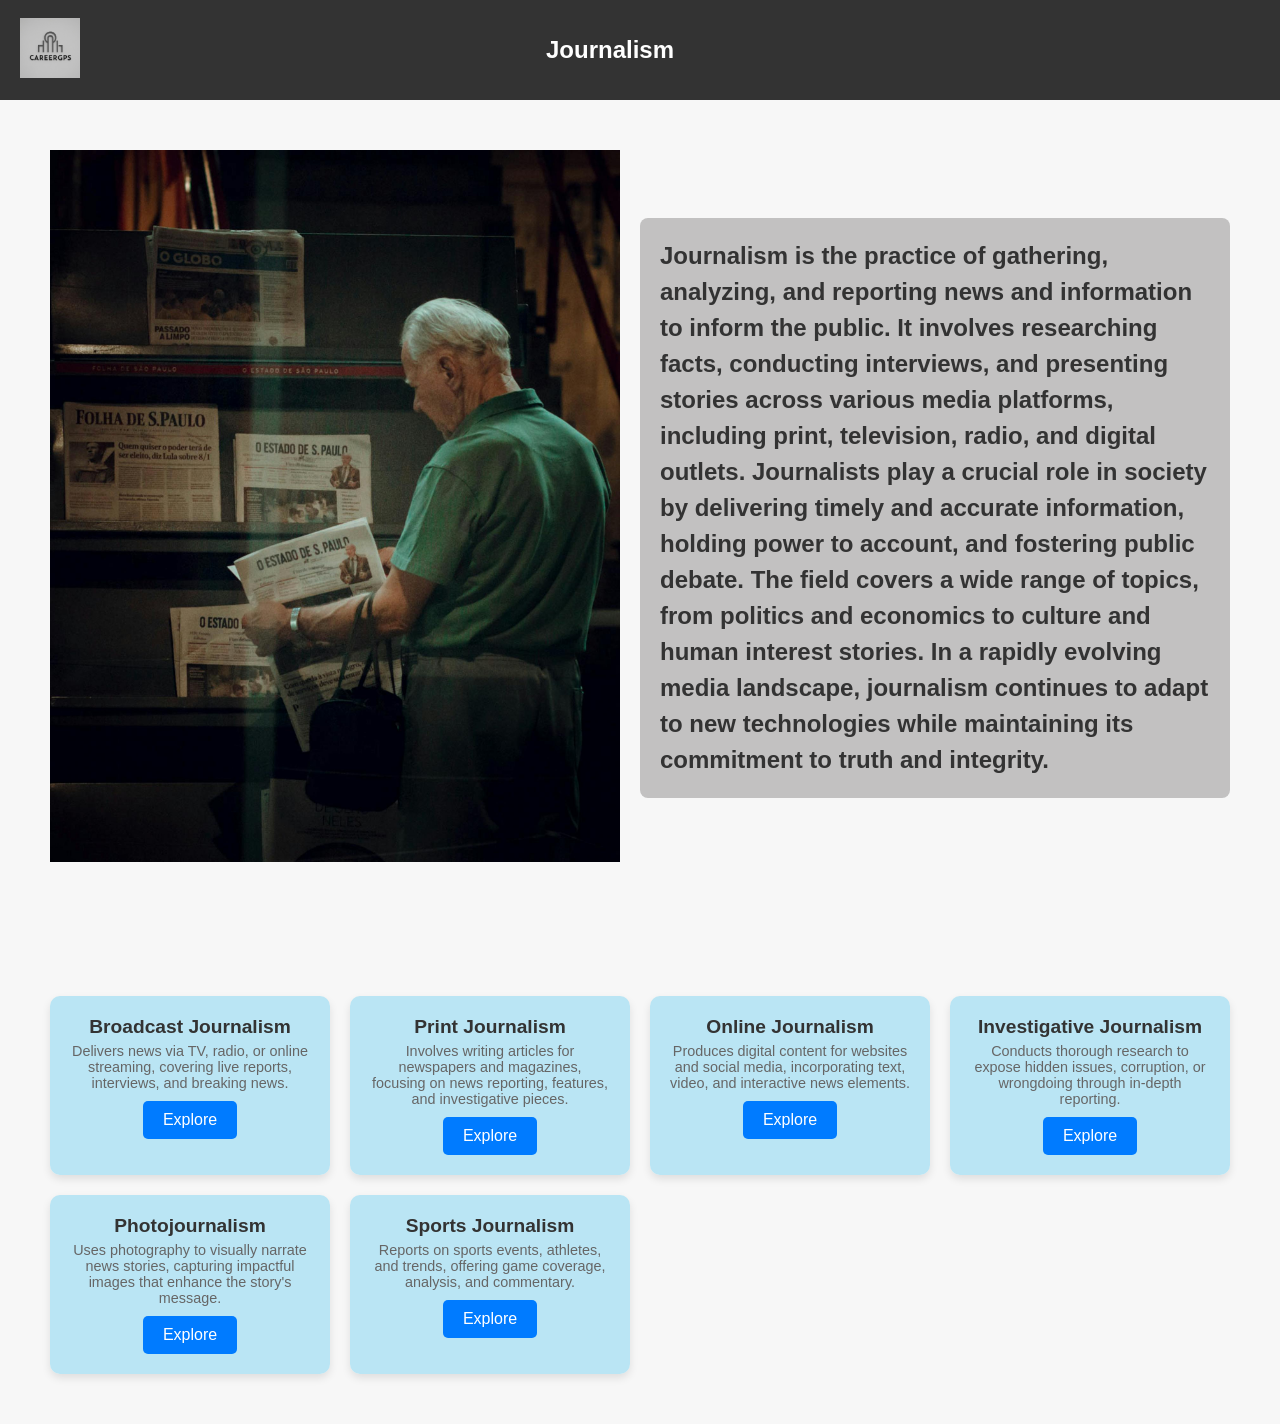
<file: jour-h.html>
<!DOCTYPE html>
<html lang="en">
<head>
  <meta charset="UTF-8">
  <meta name="viewport" content="width=device-width, initial-scale=1.0">
  <title>Journalism Home Page</title>
  <link rel="stylesheet" href="Eng-h.css">
</head>
<body>
  <header>
    <div class="logo-container">
      <a href="home.html">
      <img src="logo.jpeg" alt="Framer Logo" class="logo">
      </a>
    </div>
    <h1>Journalism</h1>
    <div class="spacer"></div>
  </header>

  <main>
    <section class="intro">
      <div class="intro-content">
        <div class="intro-image">
          <img src="journalism.jpg" alt="Introduction Image">
        </div>
        <div class="intro-text">
          <p>Journalism is the practice of gathering, analyzing, and reporting news and information to inform the public. It involves researching facts, conducting interviews, and presenting stories across various media platforms, including print, television, radio, and digital outlets. Journalists play a crucial role in society by delivering timely and accurate information, holding power to account, and fostering public debate. The field covers a wide range of topics, from politics and economics to culture and human interest stories. In a rapidly evolving media landscape, journalism continues to adapt to new technologies while maintaining its commitment to truth and integrity. </p>
        </div>
      </div>
    </section>

    <section class="testimonials">
      <div class="testimonial-card">
        <h3>Broadcast Journalism</h3>
        <p></p>
        <p>Delivers news via TV, radio, or online streaming, covering live reports, interviews, and breaking news.</p>
        <a href="engineering.html" class="explore-button">Explore</a>
      </div>
      <div class="testimonial-card">
        <h3>Print Journalism</h3>
        <p></p>
        <p> Involves writing articles for newspapers and magazines, focusing on news reporting, features, and investigative pieces.
        </p>
        <a href="engineering.html" class="explore-button">Explore</a>
      </div>
      <div class="testimonial-card">
        <h3>Online Journalism</h3>
        <p></p>
        <p>Produces digital content for websites and social media, incorporating text, video, and interactive news elements.        </p>
        <a href="engineering.html" class="explore-button">Explore</a>
      </div>
      <div class="testimonial-card">
        <h3>Investigative Journalism</h3>
        <p></p>
        <p> Conducts thorough research to expose hidden issues, corruption, or wrongdoing through in-depth reporting. </p>
        <a href="engineering.html" class="explore-button">Explore</a>
      </div>
      <div class="testimonial-card">
        <h3>Photojournalism</h3>
        <p></p>
        <p> Uses photography to visually narrate news stories, capturing impactful images that enhance the story's message.</p>
        <a href="engineering.html" class="explore-button">Explore</a>
      </div>
      <div class="testimonial-card">
        <h3>Sports Journalism</h3>
        <p></p>
        <p> Reports on sports events, athletes, and trends, offering game coverage, analysis, and commentary. </p>
        <a href="engineering.html" class="explore-button">Explore</a>
      </div>
    </section>
  </main>
</body>
</html>
</file>
<file: Eng-h.css>
/* Basic Reset */
* {
    margin: 0;
    padding: 0;
    box-sizing: border-box;
}

body {
    font-family: 'Arial', sans-serif;
    background-color: #f7f7f7;
    color: #333;
}

/* Header styling */
header {
    display: flex;
    align-items: center;
    justify-content: center; /* Center-aligns the items */
    position: relative;
    background-color: #333;
    color: white;
    padding: 20px;
}

.logo-container {
    position: absolute;
    left: 20px; /* Keeps the logo on the left */
}

.logo {
    width: 60px;
    height: 60px;
}

header h1 {
    font-size: 24px;
    text-align: center;
    color: #fff;
}

/* Spacer is used to keep the flexbox layout symmetrical */
.spacer {
    width: 60px; /* Same width as the logo for symmetry */
    height: 60px;
}

/* Intro Section Styling */
.intro {
    padding: 50px; /* Adjust padding as needed */
    margin-bottom: 30px;
}

.intro-content {
    display: flex;
    align-items: center;
    justify-content: space-between; /* Space between image and text */
}

.intro-image {
    flex: 1;
    max-width: 50%; /* Adjust size as needed */
    padding-right: 20px; /* Space between image and text */
}

.intro-image img {
    width: 100%; /* Ensure the image fills its container */
    height: auto;
}

.intro-text {
    flex: 2;
    max-width: 50%; /* Adjust size as needed */
    background-color: #c2c1c1; /* Change background color as needed */
    padding: 20px; /* Optional: add padding for better spacing */
    border-radius: 8px; /* Optional: add border-radius for rounded corners */
    
}

.intro-text p {
    font-size: 1.5rem;
    font-weight: bold;
    line-height: 1.5;
    text-align: left; /* Align text to the left */
    margin: 0;
}

/* Testimonials Section Styling */
.testimonials {
    display: grid;
    grid-template-columns: repeat(auto-fit, minmax(250px, 1fr));
    gap: 20px;
    padding: 50px;
}

.testimonial-card {
    background-color: #fff;
    border-radius: 10px;
    box-shadow: 0px 4px 8px rgba(0, 0, 0, 0.1);
    padding: 20px;
    text-align: center;
    background-color: rgba(185, 229, 244, 0.986); /* Updated background color with opacity */
    transition: transform 0.2s ease-in-out;
}

.testimonial-card h3 {
    font-size: 1.2rem;
    margin-bottom: 5px;
}

.testimonial-card p {
    font-size: 0.9rem;
    color: #666;
}

.testimonial-card p:nth-child(2) {
    font-style: italic;
    color: #999;
}

@media (max-width: 768px) {
    .testimonials {
        grid-template-columns: 1fr;
    }
}

/* Button Styles */
.explore-button {
    display: inline-block;
    padding: 10px 20px;
    margin-top: 10px;
    border: none;
    border-radius: 5px;
    background-color: #007bff; /* Change as needed */
    color: #fff;
    text-align: center;
    text-decoration: none;
    font-size: 1em;
    transition: background-color 0.3s, transform 0.3s;
}

.explore-button:hover {
    background-color: #0056b3; /* Change as needed */
    transform: scale(1.05);
}
</file>
<file: career-resources.css>
/* General Styles */
body {
    font-family: Arial, sans-serif;
    line-height: 1.6;
    margin: 0;
    padding: 0;
    background-color: #f4f4f4;
}

header {
    background-color: #333;
    color: #fff;
    padding: 10px 0;
}

.header-container {
    display: flex;
    align-items: center;
    justify-content: space-between;
    max-width: 1200px;
    margin: 0 auto;
    padding: 0 20px;
}

.logo {
    height: 50px; /* Adjust based on your logo size */
}

.header-title {
    flex: 1;
    text-align: center;
    font-size: 1.8em;
    margin: 0;
}

nav {
    display: flex;
    align-items: center;
}

nav ul {
    list-style: none;
    padding: 0;
    margin: 0;
    display: flex;
}

nav ul li {
    position: relative;
    margin: 0 15px;
}

nav ul li a {
    color: #fff;
    text-decoration: none;
    padding: 10px;
    display: block;
}

nav ul li a:hover {
    background-color: #555;
}

/* Dropdown Menu Styles */
.dropdown-menu {
    display: none;
    position: absolute;
    top: 100%;
    left: 0;
    background-color: #333;
    list-style: none;
    padding: 0;
    margin: 0;
    border-radius: 5px;
    box-shadow: 0 4px 8px rgba(0, 0, 0, 0.2);
}

.dropdown:hover .dropdown-menu {
    display: block;
}

.dropdown-menu a {
    padding: 10px;
    color: #fff;
    text-decoration: none;
}

.dropdown-menu a:hover {
    background-color: #d9d2d2;
    box-shadow: 0 0 8px rgba(15, 41, 146, 0.7);
}

.dropdown-icon {
    width: 20px;
    vertical-align: middle;
    margin-right: 8px;
}

/* Main Content Styles */
.resources-section {
    padding: 40px 20px;
    background-color: #f9f9f9;
}

.resources-section h3 {
    font-size: 2em;
    margin-bottom: 20px;
}

.resources-section p {
    font-size: 1.2em;
    margin-bottom: 20px;
}

#resourceSearchInput {
    padding: 10px;
    width: 100%;
    max-width: 400px;
    margin-bottom: 20px;
    border: 1px solid #ccc;
    border-radius: 5px;
    font-size: 1em;
}

.resource-grid {
    display: grid;
    grid-template-columns: repeat(auto-fit, minmax(250px, 1fr));
    gap: 20px;
}

.resource-card {
    background-color:rgba(185, 229, 244, 0.986);
    padding: 20px;
    border-radius: 8px;
    box-shadow: 0 4px 8px rgba(156, 6, 6, 0.1);
    transition: transform 0.2s ease-in-out;
}

.resource-card:hover {
    transform: scale(1.05);
}

.resource-card h4 {
    font-size: 1.5em;
    margin-bottom: 10px;
}

.resource-card p {
    font-size: 1em;
    color: #666;
}

/* Footer Styles */
footer {
    background-color: #333;
    color: #fff;
    text-align: center;
    padding: 10px 0;
}

footer a {
    color: #fff;
    text-decoration: none;
}

footer a:hover {
    text-decoration: underline;
}

/* Responsive Design */
@media (max-width: 768px) {
    .header-container {
        flex-direction: column;
        align-items: flex-start;
    }

    .header-title {
        text-align: left;
        margin-top: 10px;
    }

    nav ul {
        flex-direction: column;
        width: 100%;
    }

    nav ul li {
        margin: 0;
    }

    .resource-card {
        width: 100%;
    }
}
/* Button Styles */
.explore-button {
    display: inline-block;
    padding: 10px 20px;
    margin-top: 10px;
    border: none;
    border-radius: 5px;
    background-color: #007bff; /* Change as needed */
    color: #fff;
    text-align: center;
    text-decoration: none;
    font-size: 1em;
    transition: background-color 0.3s, transform 0.3s;
}

.explore-button:hover {
    background-color: #0056b3; /* Change as needed */
    transform: scale(1.05);
}
</file>
